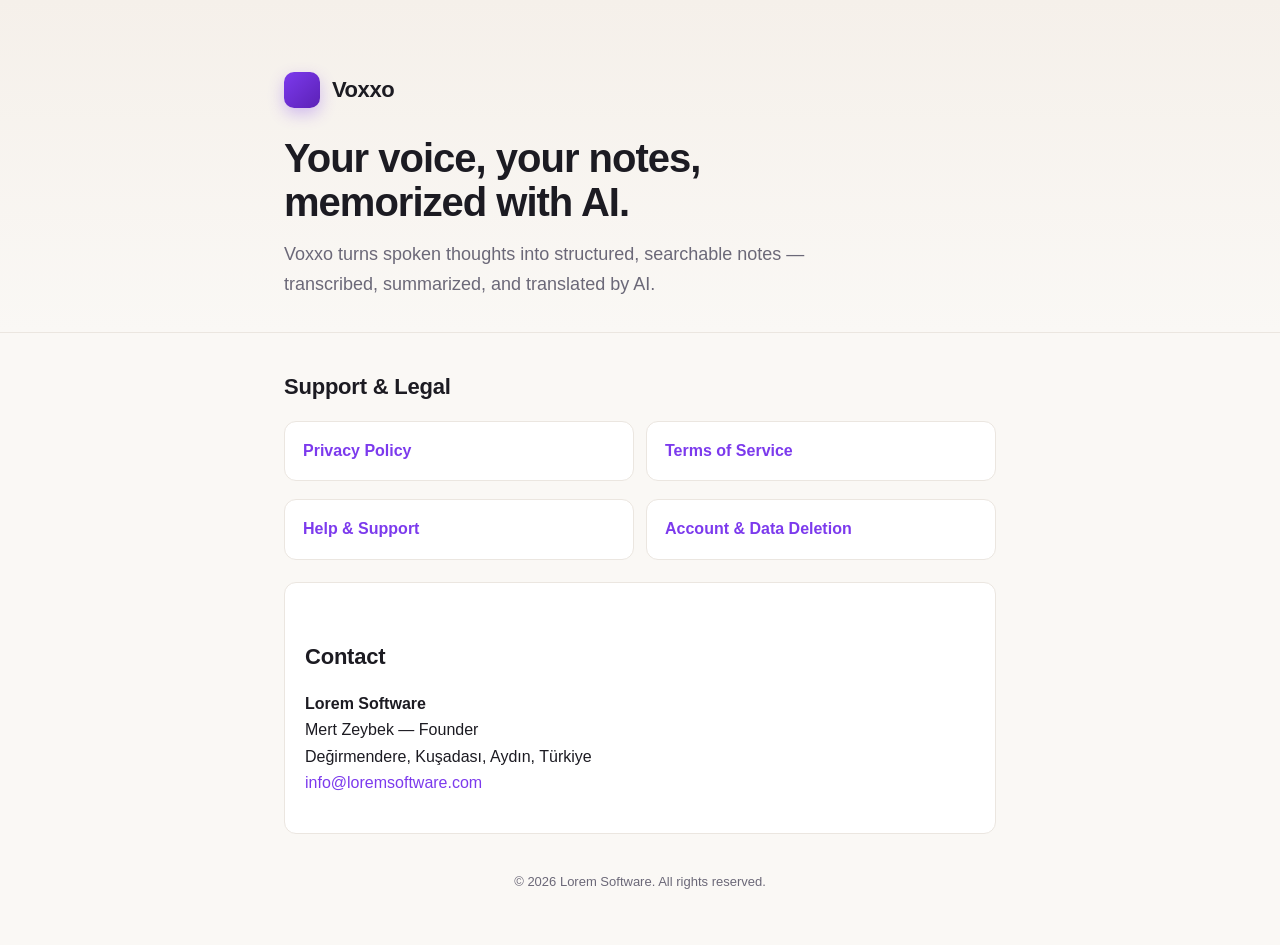
<file: index.html>
<!DOCTYPE html>
<html lang="en">
<head>
  <meta charset="UTF-8" />
  <meta name="viewport" content="width=device-width, initial-scale=1.0" />
  <title>Voxxo — AI Voice Notes</title>
  <meta name="description" content="Voxxo turns your voice into organized, AI-powered notes. Record, transcribe, summarize, and translate in seconds." />
  <link rel="stylesheet" href="style.css" />
</head>
<body>
  <header class="hero">
    <div class="container">
      <div class="brand">
        <div class="brand-mark"></div>
        <span class="brand-name">Voxxo</span>
      </div>
      <h1>Your voice, your notes,<br/>memorized with AI.</h1>
      <p class="lede">Voxxo turns spoken thoughts into structured, searchable notes — transcribed, summarized, and translated by AI.</p>
    </div>
  </header>

  <main class="container">
    <section class="links">
      <h2>Support &amp; Legal</h2>
      <ul class="link-grid">
        <li><a href="privacy.html">Privacy Policy</a></li>
        <li><a href="terms.html">Terms of Service</a></li>
        <li><a href="support.html">Help &amp; Support</a></li>
        <li><a href="account-deletion.html">Account &amp; Data Deletion</a></li>
      </ul>
    </section>

    <section class="contact">
      <h2>Contact</h2>
      <p>
        <strong>Lorem Software</strong><br/>
        Mert Zeybek — Founder<br/>
        Değirmendere, Kuşadası, Aydın, Türkiye<br/>
        <a href="mailto:info@loremsoftware.com">info@loremsoftware.com</a>
      </p>
    </section>
  </main>

  <footer>
    <div class="container">
      <p>© <span id="year"></span> Lorem Software. All rights reserved.</p>
    </div>
  </footer>

  <script>document.getElementById('year').textContent = new Date().getFullYear();</script>
</body>
</html>
</file>
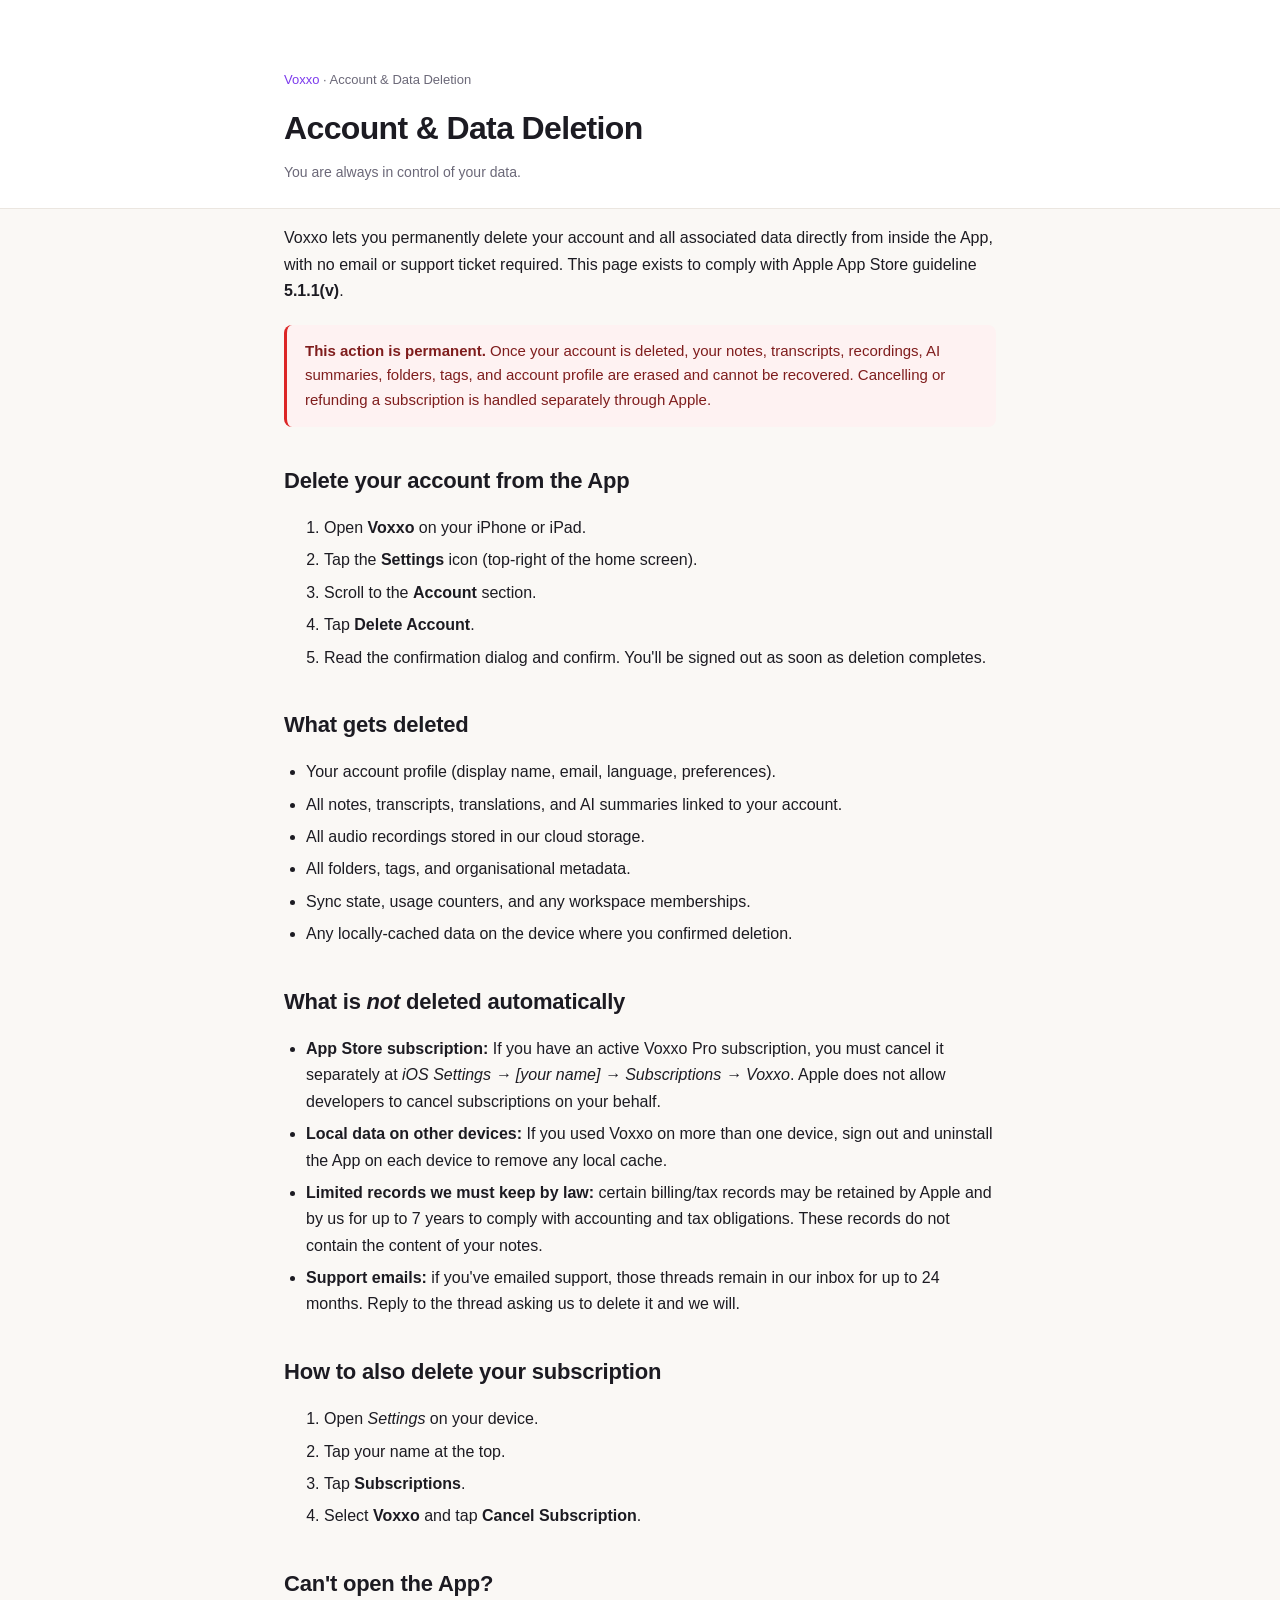
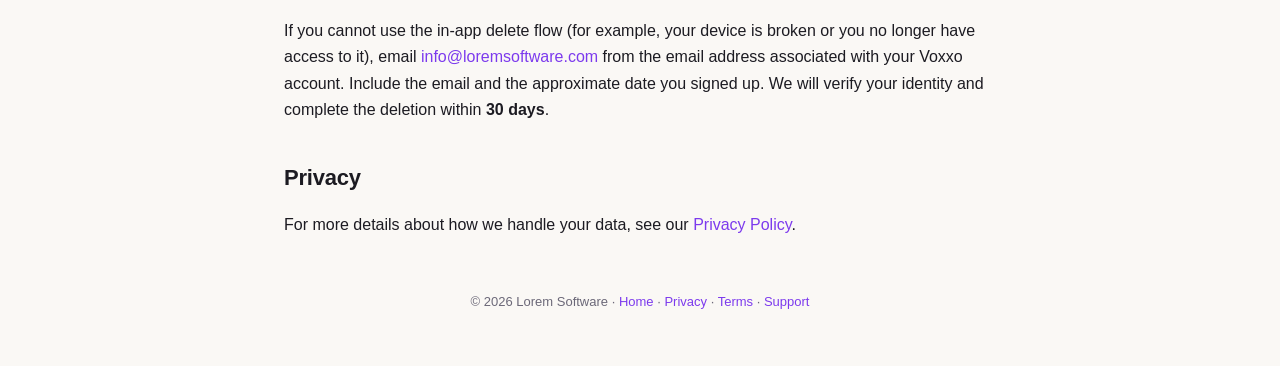
<file: account-deletion.html>
<!DOCTYPE html>
<html lang="en">
<head>
  <meta charset="UTF-8" />
  <meta name="viewport" content="width=device-width, initial-scale=1.0" />
  <title>Account &amp; Data Deletion — Voxxo</title>
  <meta name="description" content="How to delete your Voxxo account and all associated data." />
  <link rel="stylesheet" href="style.css" />
</head>
<body>
  <div class="page-header">
    <div class="container">
      <p class="crumbs"><a href="index.html">Voxxo</a> · Account &amp; Data Deletion</p>
      <h1>Account &amp; Data Deletion</h1>
      <p class="updated">You are always in control of your data.</p>
    </div>
  </div>

  <main class="container">
    <p>
      Voxxo lets you permanently delete your account and all associated data directly from inside the App,
      with no email or support ticket required. This page exists to comply with Apple App Store guideline
      <strong>5.1.1(v)</strong>.
    </p>

    <div class="callout callout-warn">
      <strong>This action is permanent.</strong> Once your account is deleted, your notes, transcripts,
      recordings, AI summaries, folders, tags, and account profile are erased and cannot be recovered.
      Cancelling or refunding a subscription is handled separately through Apple.
    </div>

    <h2>Delete your account from the App</h2>
    <ol>
      <li>Open <strong>Voxxo</strong> on your iPhone or iPad.</li>
      <li>Tap the <strong>Settings</strong> icon (top-right of the home screen).</li>
      <li>Scroll to the <strong>Account</strong> section.</li>
      <li>Tap <strong>Delete Account</strong>.</li>
      <li>Read the confirmation dialog and confirm. You'll be signed out as soon as deletion completes.</li>
    </ol>

    <h2>What gets deleted</h2>
    <ul>
      <li>Your account profile (display name, email, language, preferences).</li>
      <li>All notes, transcripts, translations, and AI summaries linked to your account.</li>
      <li>All audio recordings stored in our cloud storage.</li>
      <li>All folders, tags, and organisational metadata.</li>
      <li>Sync state, usage counters, and any workspace memberships.</li>
      <li>Any locally-cached data on the device where you confirmed deletion.</li>
    </ul>

    <h2>What is <em>not</em> deleted automatically</h2>
    <ul>
      <li><strong>App Store subscription:</strong> If you have an active Voxxo Pro subscription, you must cancel it separately at <em>iOS Settings → [your name] → Subscriptions → Voxxo</em>. Apple does not allow developers to cancel subscriptions on your behalf.</li>
      <li><strong>Local data on other devices:</strong> If you used Voxxo on more than one device, sign out and uninstall the App on each device to remove any local cache.</li>
      <li><strong>Limited records we must keep by law:</strong> certain billing/tax records may be retained by Apple and by us for up to 7 years to comply with accounting and tax obligations. These records do not contain the content of your notes.</li>
      <li><strong>Support emails:</strong> if you've emailed support, those threads remain in our inbox for up to 24 months. Reply to the thread asking us to delete it and we will.</li>
    </ul>

    <h2>How to also delete your subscription</h2>
    <ol>
      <li>Open <em>Settings</em> on your device.</li>
      <li>Tap your name at the top.</li>
      <li>Tap <strong>Subscriptions</strong>.</li>
      <li>Select <strong>Voxxo</strong> and tap <strong>Cancel Subscription</strong>.</li>
    </ol>

    <h2>Can't open the App?</h2>
    <p>
      If you cannot use the in-app delete flow (for example, your device is broken or you no longer have access to it),
      email <a href="mailto:info@loremsoftware.com?subject=Account%20deletion%20request">info@loremsoftware.com</a>
      from the email address associated with your Voxxo account. Include the email and the approximate date you signed up.
      We will verify your identity and complete the deletion within <strong>30 days</strong>.
    </p>

    <h2>Privacy</h2>
    <p>For more details about how we handle your data, see our <a href="privacy.html">Privacy Policy</a>.</p>
  </main>

  <footer>
    <div class="container">
      <p>© <span id="year"></span> Lorem Software · <a href="index.html">Home</a> · <a href="privacy.html">Privacy</a> · <a href="terms.html">Terms</a> · <a href="support.html">Support</a></p>
    </div>
  </footer>
  <script>document.getElementById('year').textContent = new Date().getFullYear();</script>
</body>
</html>
</file>
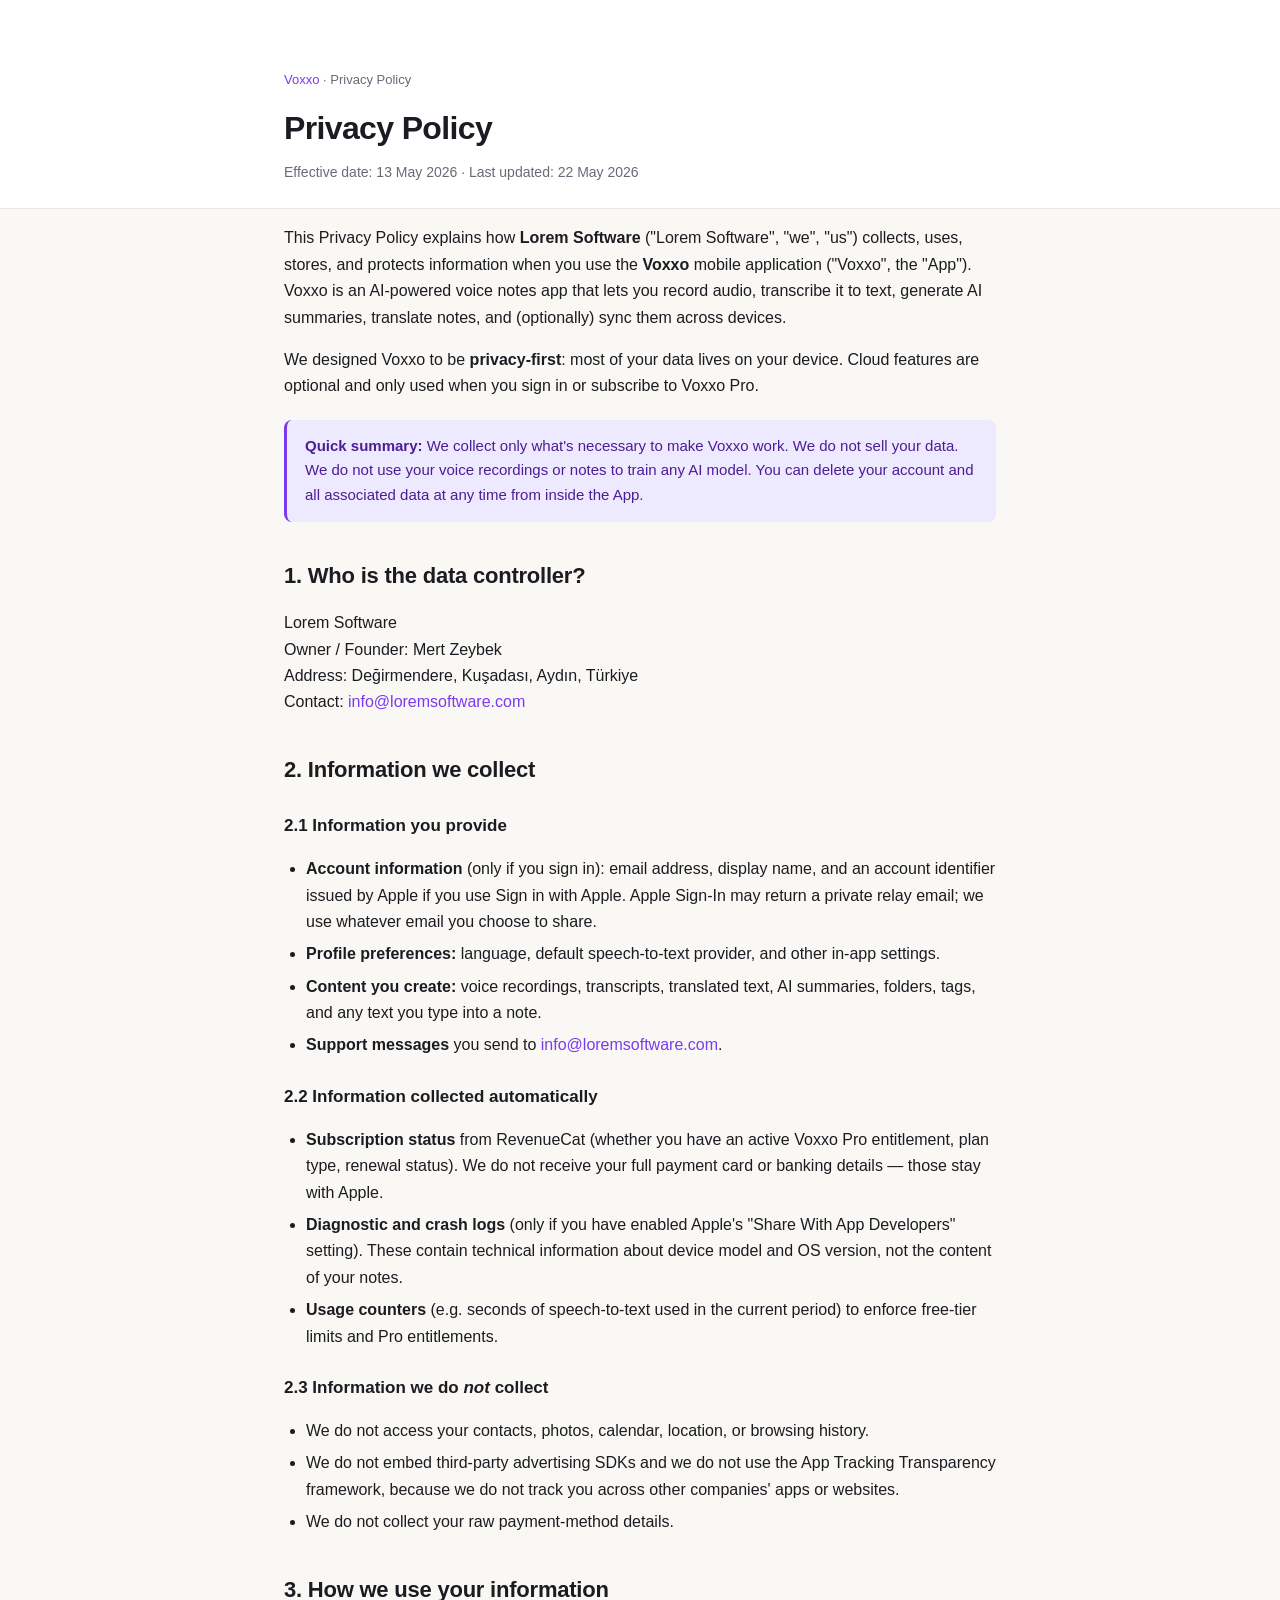
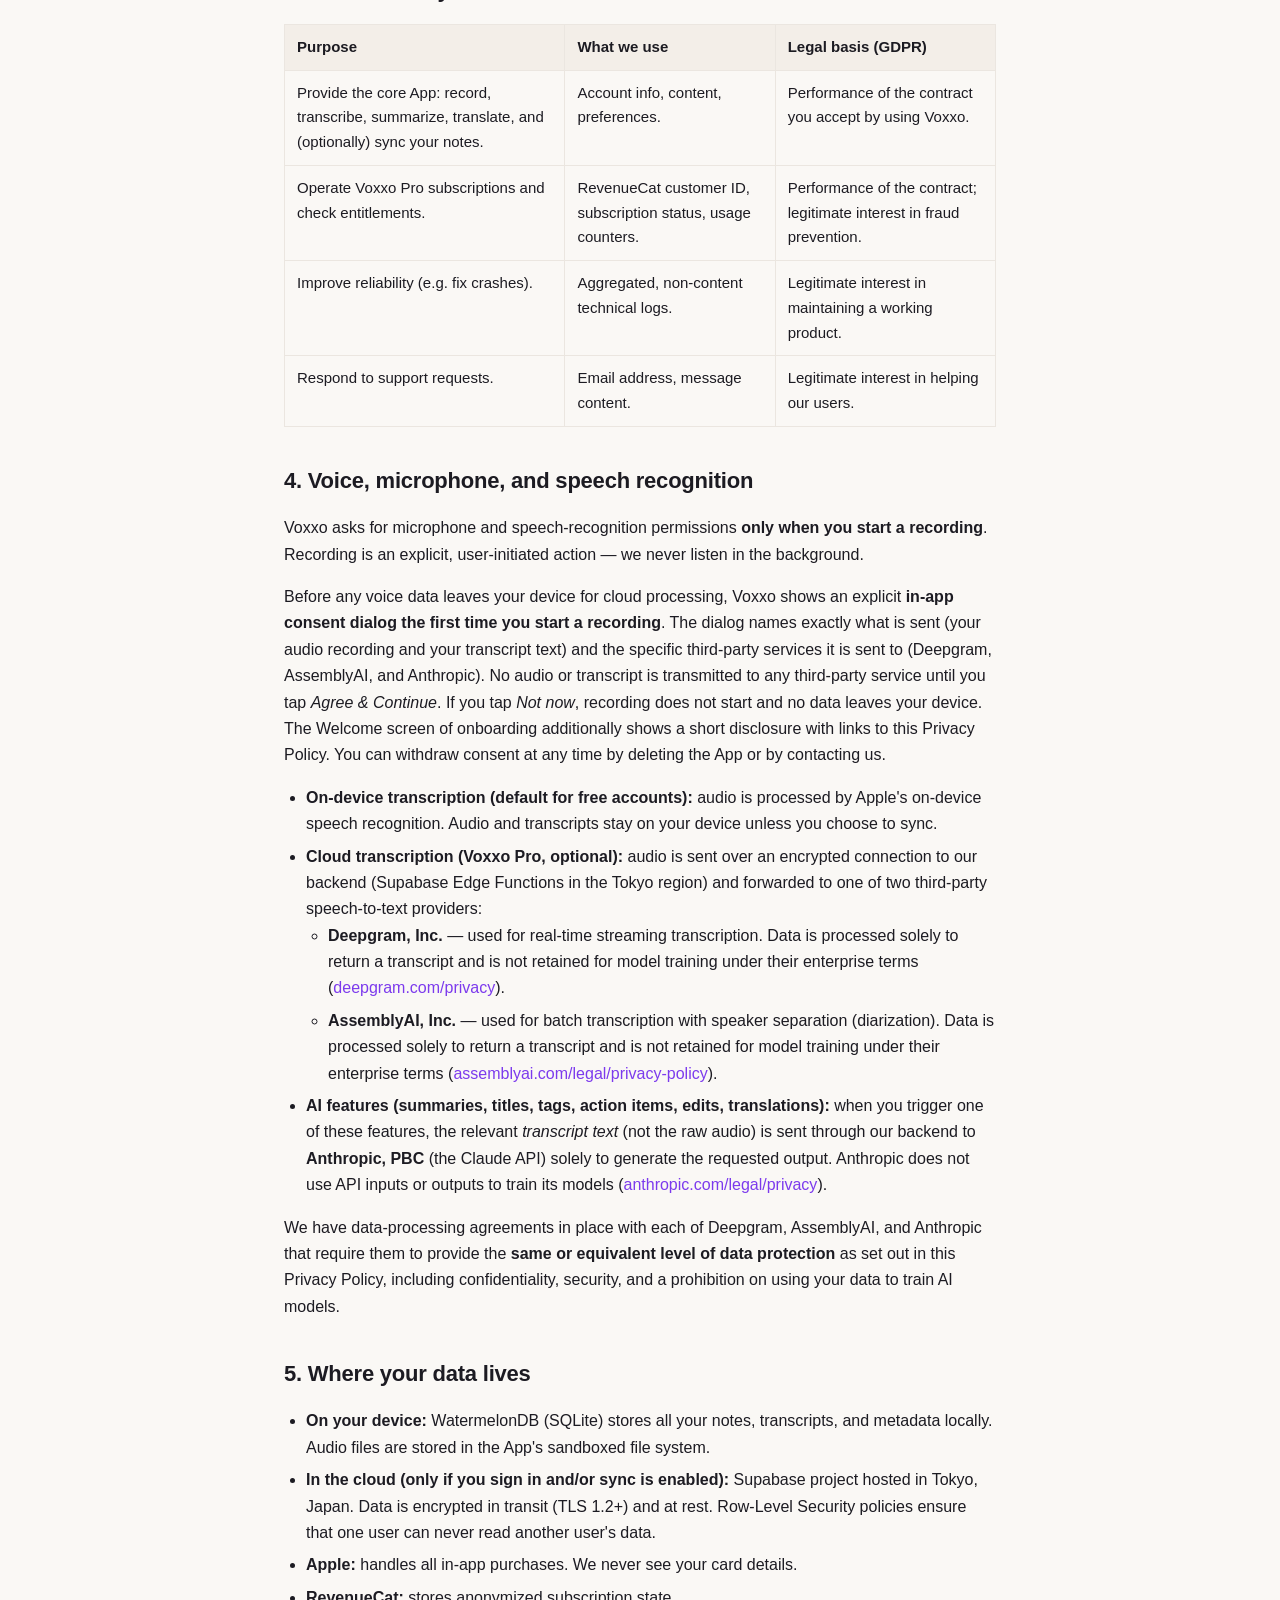
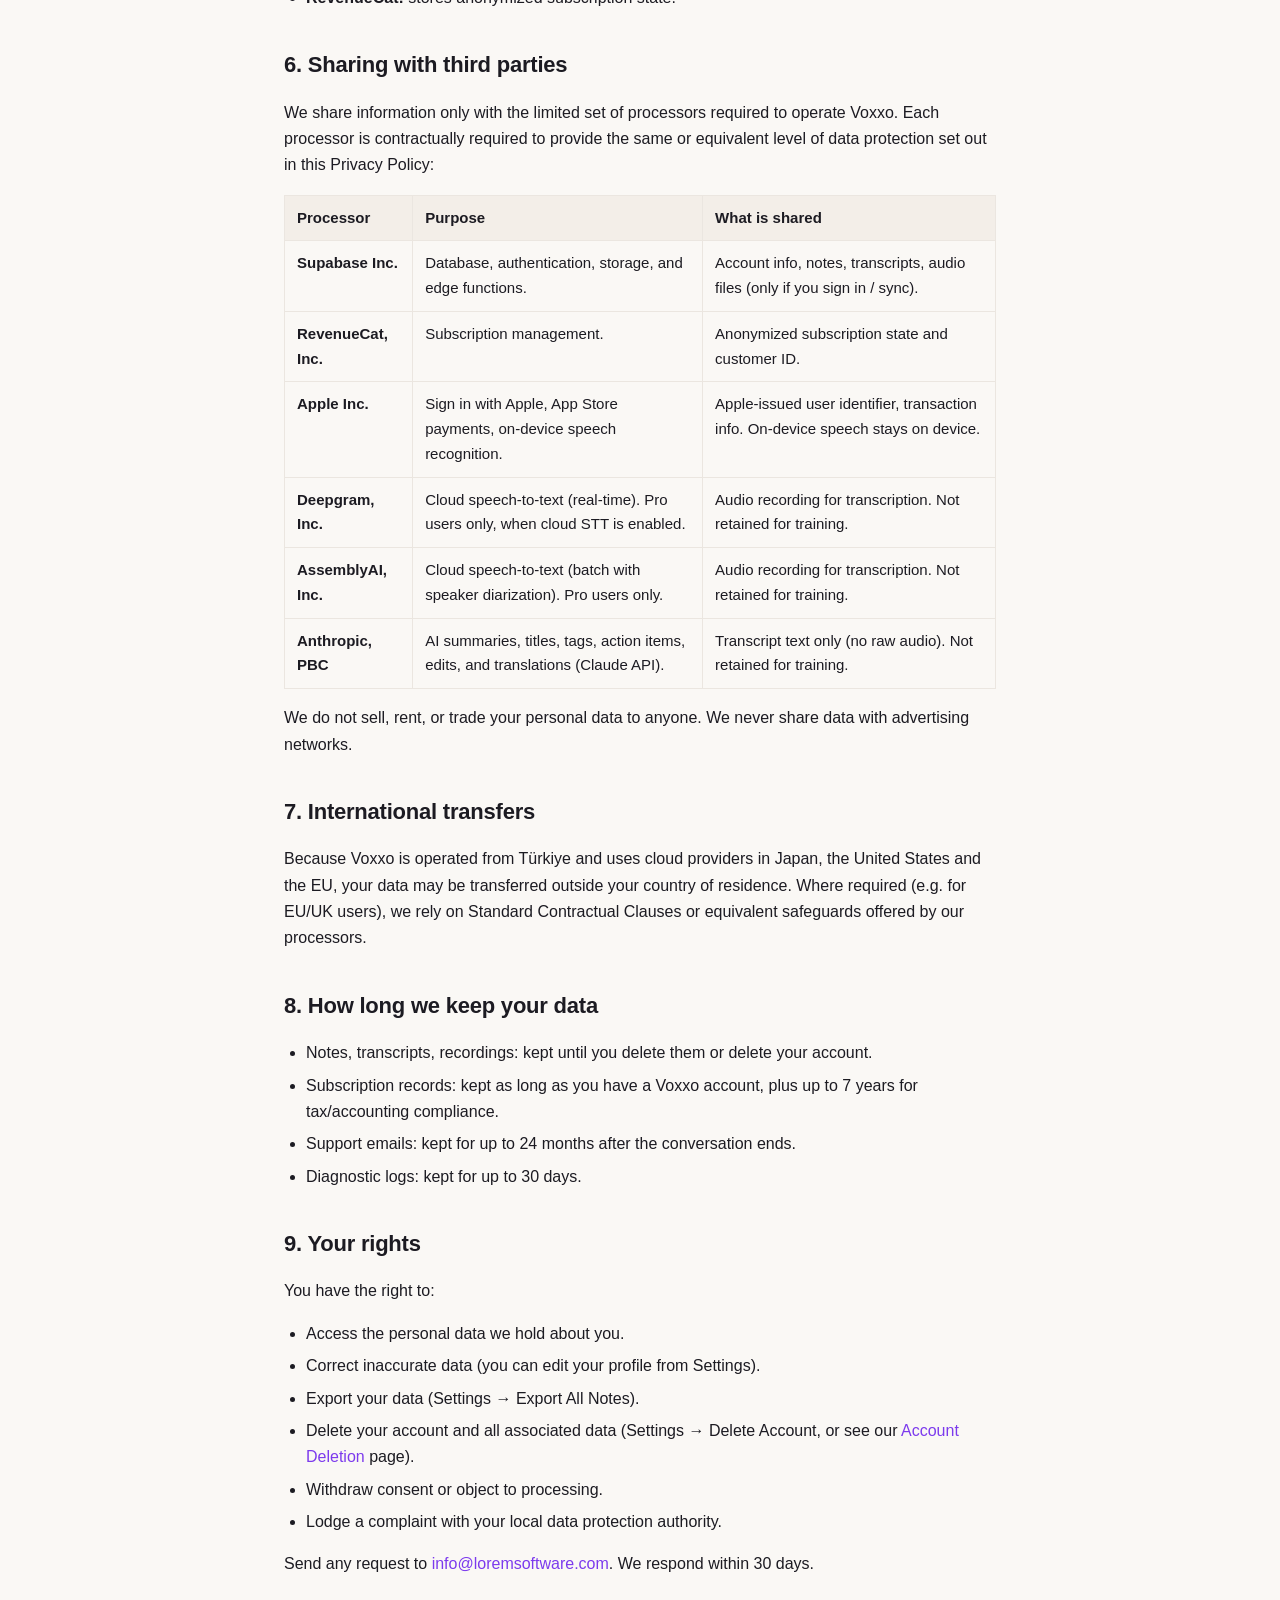
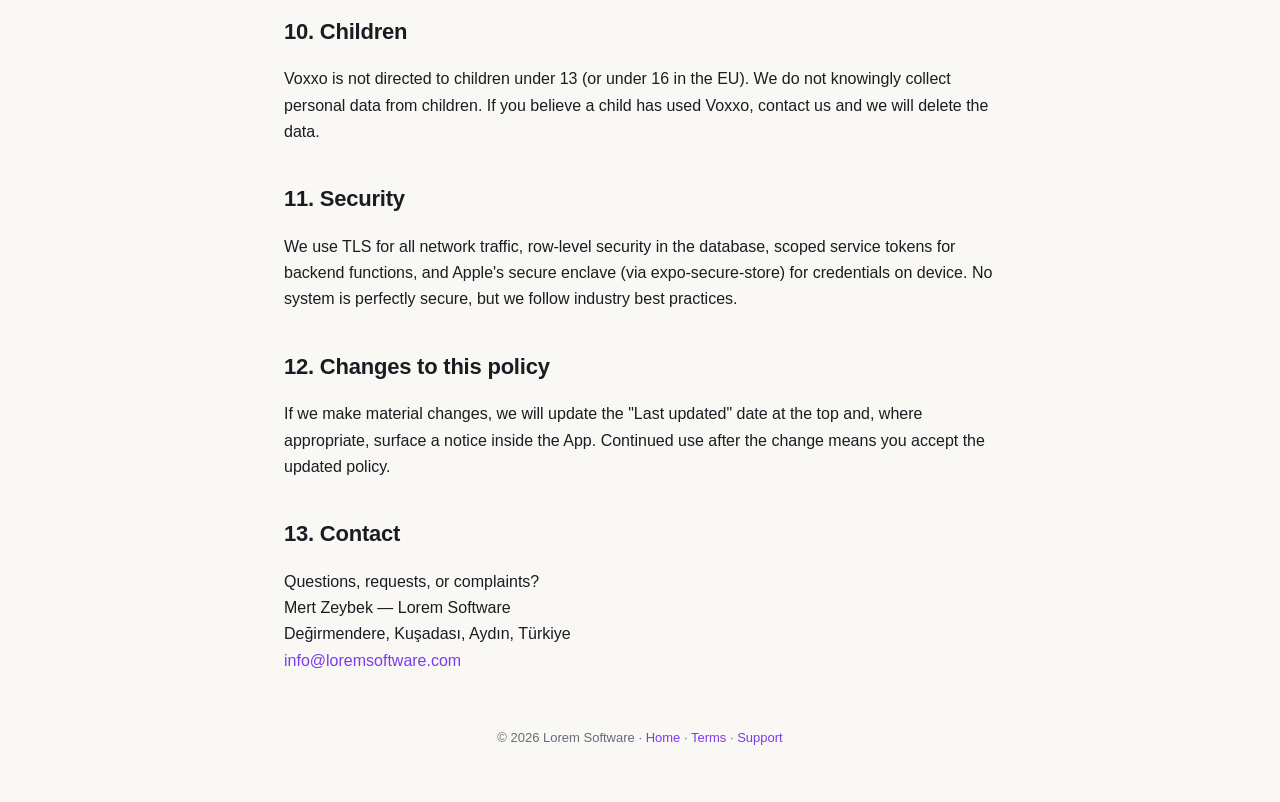
<file: privacy.html>
<!DOCTYPE html>
<html lang="en">
<head>
  <meta charset="UTF-8" />
  <meta name="viewport" content="width=device-width, initial-scale=1.0" />
  <title>Privacy Policy — Voxxo</title>
  <meta name="description" content="How Voxxo collects, uses, stores, and deletes your data." />
  <link rel="stylesheet" href="style.css" />
</head>
<body>
  <div class="page-header">
    <div class="container">
      <p class="crumbs"><a href="index.html">Voxxo</a> · Privacy Policy</p>
      <h1>Privacy Policy</h1>
      <p class="updated">Effective date: 13 May 2026 · Last updated: 22 May 2026</p>
    </div>
  </div>

  <main class="container">
    <p>
      This Privacy Policy explains how <strong>Lorem Software</strong> ("Lorem Software", "we", "us") collects, uses,
      stores, and protects information when you use the <strong>Voxxo</strong> mobile application ("Voxxo", the "App").
      Voxxo is an AI-powered voice notes app that lets you record audio, transcribe it to text, generate
      AI summaries, translate notes, and (optionally) sync them across devices.
    </p>
    <p>
      We designed Voxxo to be <strong>privacy-first</strong>: most of your data lives on your device. Cloud features
      are optional and only used when you sign in or subscribe to Voxxo Pro.
    </p>

    <div class="callout">
      <strong>Quick summary:</strong> We collect only what's necessary to make Voxxo work. We do not sell your data.
      We do not use your voice recordings or notes to train any AI model. You can delete your account
      and all associated data at any time from inside the App.
    </div>

    <h2>1. Who is the data controller?</h2>
    <p>
      Lorem Software<br/>
      Owner / Founder: Mert Zeybek<br/>
      Address: Değirmendere, Kuşadası, Aydın, Türkiye<br/>
      Contact: <a href="mailto:info@loremsoftware.com">info@loremsoftware.com</a>
    </p>

    <h2>2. Information we collect</h2>

    <h3>2.1 Information you provide</h3>
    <ul>
      <li><strong>Account information</strong> (only if you sign in): email address, display name, and an account identifier issued by Apple if you use Sign in with Apple. Apple Sign-In may return a private relay email; we use whatever email you choose to share.</li>
      <li><strong>Profile preferences:</strong> language, default speech-to-text provider, and other in-app settings.</li>
      <li><strong>Content you create:</strong> voice recordings, transcripts, translated text, AI summaries, folders, tags, and any text you type into a note.</li>
      <li><strong>Support messages</strong> you send to <a href="mailto:info@loremsoftware.com">info@loremsoftware.com</a>.</li>
    </ul>

    <h3>2.2 Information collected automatically</h3>
    <ul>
      <li><strong>Subscription status</strong> from RevenueCat (whether you have an active Voxxo Pro entitlement, plan type, renewal status). We do not receive your full payment card or banking details — those stay with Apple.</li>
      <li><strong>Diagnostic and crash logs</strong> (only if you have enabled Apple's "Share With App Developers" setting). These contain technical information about device model and OS version, not the content of your notes.</li>
      <li><strong>Usage counters</strong> (e.g. seconds of speech-to-text used in the current period) to enforce free-tier limits and Pro entitlements.</li>
    </ul>

    <h3>2.3 Information we do <em>not</em> collect</h3>
    <ul>
      <li>We do not access your contacts, photos, calendar, location, or browsing history.</li>
      <li>We do not embed third-party advertising SDKs and we do not use the App Tracking Transparency framework, because we do not track you across other companies' apps or websites.</li>
      <li>We do not collect your raw payment-method details.</li>
    </ul>

    <h2>3. How we use your information</h2>
    <table>
      <tr><th>Purpose</th><th>What we use</th><th>Legal basis (GDPR)</th></tr>
      <tr>
        <td>Provide the core App: record, transcribe, summarize, translate, and (optionally) sync your notes.</td>
        <td>Account info, content, preferences.</td>
        <td>Performance of the contract you accept by using Voxxo.</td>
      </tr>
      <tr>
        <td>Operate Voxxo Pro subscriptions and check entitlements.</td>
        <td>RevenueCat customer ID, subscription status, usage counters.</td>
        <td>Performance of the contract; legitimate interest in fraud prevention.</td>
      </tr>
      <tr>
        <td>Improve reliability (e.g. fix crashes).</td>
        <td>Aggregated, non-content technical logs.</td>
        <td>Legitimate interest in maintaining a working product.</td>
      </tr>
      <tr>
        <td>Respond to support requests.</td>
        <td>Email address, message content.</td>
        <td>Legitimate interest in helping our users.</td>
      </tr>
    </table>

    <h2>4. Voice, microphone, and speech recognition</h2>
    <p>
      Voxxo asks for microphone and speech-recognition permissions <strong>only when you start a recording</strong>.
      Recording is an explicit, user-initiated action — we never listen in the background.
    </p>
    <p>
      Before any voice data leaves your device for cloud processing, Voxxo shows an explicit
      <strong>in-app consent dialog the first time you start a recording</strong>. The dialog names exactly
      what is sent (your audio recording and your transcript text) and the specific third-party services it
      is sent to (Deepgram, AssemblyAI, and Anthropic). No audio or transcript is transmitted to any
      third-party service until you tap <em>Agree &amp; Continue</em>. If you tap <em>Not now</em>, recording
      does not start and no data leaves your device. The Welcome screen of onboarding additionally shows a
      short disclosure with links to this Privacy Policy. You can withdraw consent at any time by deleting
      the App or by contacting us.
    </p>
    <ul>
      <li><strong>On-device transcription (default for free accounts):</strong> audio is processed by Apple's on-device speech recognition. Audio and transcripts stay on your device unless you choose to sync.</li>
      <li><strong>Cloud transcription (Voxxo Pro, optional):</strong> audio is sent over an encrypted connection to our backend (Supabase Edge Functions in the Tokyo region) and forwarded to one of two third-party speech-to-text providers:
        <ul>
          <li><strong>Deepgram, Inc.</strong> — used for real-time streaming transcription. Data is processed solely to return a transcript and is not retained for model training under their enterprise terms (<a href="https://deepgram.com/privacy" target="_blank" rel="noopener">deepgram.com/privacy</a>).</li>
          <li><strong>AssemblyAI, Inc.</strong> — used for batch transcription with speaker separation (diarization). Data is processed solely to return a transcript and is not retained for model training under their enterprise terms (<a href="https://www.assemblyai.com/legal/privacy-policy" target="_blank" rel="noopener">assemblyai.com/legal/privacy-policy</a>).</li>
        </ul>
      </li>
      <li><strong>AI features (summaries, titles, tags, action items, edits, translations):</strong> when you trigger one of these features, the relevant <em>transcript text</em> (not the raw audio) is sent through our backend to <strong>Anthropic, PBC</strong> (the Claude API) solely to generate the requested output. Anthropic does not use API inputs or outputs to train its models (<a href="https://www.anthropic.com/legal/privacy" target="_blank" rel="noopener">anthropic.com/legal/privacy</a>).</li>
    </ul>
    <p>
      We have data-processing agreements in place with each of Deepgram, AssemblyAI, and Anthropic that
      require them to provide the <strong>same or equivalent level of data protection</strong> as set out in this Privacy
      Policy, including confidentiality, security, and a prohibition on using your data to train AI models.
    </p>

    <h2>5. Where your data lives</h2>
    <ul>
      <li><strong>On your device:</strong> WatermelonDB (SQLite) stores all your notes, transcripts, and metadata locally. Audio files are stored in the App's sandboxed file system.</li>
      <li><strong>In the cloud (only if you sign in and/or sync is enabled):</strong> Supabase project hosted in Tokyo, Japan. Data is encrypted in transit (TLS 1.2+) and at rest. Row-Level Security policies ensure that one user can never read another user's data.</li>
      <li><strong>Apple:</strong> handles all in-app purchases. We never see your card details.</li>
      <li><strong>RevenueCat:</strong> stores anonymized subscription state.</li>
    </ul>

    <h2>6. Sharing with third parties</h2>
    <p>We share information only with the limited set of processors required to operate Voxxo. Each processor is contractually required to provide the same or equivalent level of data protection set out in this Privacy Policy:</p>
    <table>
      <tr><th>Processor</th><th>Purpose</th><th>What is shared</th></tr>
      <tr>
        <td><strong>Supabase Inc.</strong></td>
        <td>Database, authentication, storage, and edge functions.</td>
        <td>Account info, notes, transcripts, audio files (only if you sign in / sync).</td>
      </tr>
      <tr>
        <td><strong>RevenueCat, Inc.</strong></td>
        <td>Subscription management.</td>
        <td>Anonymized subscription state and customer ID.</td>
      </tr>
      <tr>
        <td><strong>Apple Inc.</strong></td>
        <td>Sign in with Apple, App Store payments, on-device speech recognition.</td>
        <td>Apple-issued user identifier, transaction info. On-device speech stays on device.</td>
      </tr>
      <tr>
        <td><strong>Deepgram, Inc.</strong></td>
        <td>Cloud speech-to-text (real-time). Pro users only, when cloud STT is enabled.</td>
        <td>Audio recording for transcription. Not retained for training.</td>
      </tr>
      <tr>
        <td><strong>AssemblyAI, Inc.</strong></td>
        <td>Cloud speech-to-text (batch with speaker diarization). Pro users only.</td>
        <td>Audio recording for transcription. Not retained for training.</td>
      </tr>
      <tr>
        <td><strong>Anthropic, PBC</strong></td>
        <td>AI summaries, titles, tags, action items, edits, and translations (Claude API).</td>
        <td>Transcript text only (no raw audio). Not retained for training.</td>
      </tr>
    </table>
    <p>We do not sell, rent, or trade your personal data to anyone. We never share data with advertising networks.</p>

    <h2>7. International transfers</h2>
    <p>
      Because Voxxo is operated from Türkiye and uses cloud providers in Japan, the United States and the EU, your
      data may be transferred outside your country of residence. Where required (e.g. for EU/UK users), we rely on
      Standard Contractual Clauses or equivalent safeguards offered by our processors.
    </p>

    <h2>8. How long we keep your data</h2>
    <ul>
      <li>Notes, transcripts, recordings: kept until you delete them or delete your account.</li>
      <li>Subscription records: kept as long as you have a Voxxo account, plus up to 7 years for tax/accounting compliance.</li>
      <li>Support emails: kept for up to 24 months after the conversation ends.</li>
      <li>Diagnostic logs: kept for up to 30 days.</li>
    </ul>

    <h2>9. Your rights</h2>
    <p>You have the right to:</p>
    <ul>
      <li>Access the personal data we hold about you.</li>
      <li>Correct inaccurate data (you can edit your profile from Settings).</li>
      <li>Export your data (Settings → Export All Notes).</li>
      <li>Delete your account and all associated data (Settings → Delete Account, or see our <a href="account-deletion.html">Account Deletion</a> page).</li>
      <li>Withdraw consent or object to processing.</li>
      <li>Lodge a complaint with your local data protection authority.</li>
    </ul>
    <p>Send any request to <a href="mailto:info@loremsoftware.com">info@loremsoftware.com</a>. We respond within 30 days.</p>

    <h2>10. Children</h2>
    <p>
      Voxxo is not directed to children under 13 (or under 16 in the EU). We do not knowingly collect personal data
      from children. If you believe a child has used Voxxo, contact us and we will delete the data.
    </p>

    <h2>11. Security</h2>
    <p>
      We use TLS for all network traffic, row-level security in the database, scoped service tokens for
      backend functions, and Apple's secure enclave (via expo-secure-store) for credentials on device.
      No system is perfectly secure, but we follow industry best practices.
    </p>

    <h2>12. Changes to this policy</h2>
    <p>
      If we make material changes, we will update the "Last updated" date at the top and, where appropriate,
      surface a notice inside the App. Continued use after the change means you accept the updated policy.
    </p>

    <h2>13. Contact</h2>
    <p>
      Questions, requests, or complaints?<br/>
      Mert Zeybek — Lorem Software<br/>
      Değirmendere, Kuşadası, Aydın, Türkiye<br/>
      <a href="mailto:info@loremsoftware.com">info@loremsoftware.com</a>
    </p>
  </main>

  <footer>
    <div class="container">
      <p>© <span id="year"></span> Lorem Software · <a href="index.html">Home</a> · <a href="terms.html">Terms</a> · <a href="support.html">Support</a></p>
    </div>
  </footer>
  <script>document.getElementById('year').textContent = new Date().getFullYear();</script>
</body>
</html>
</file>
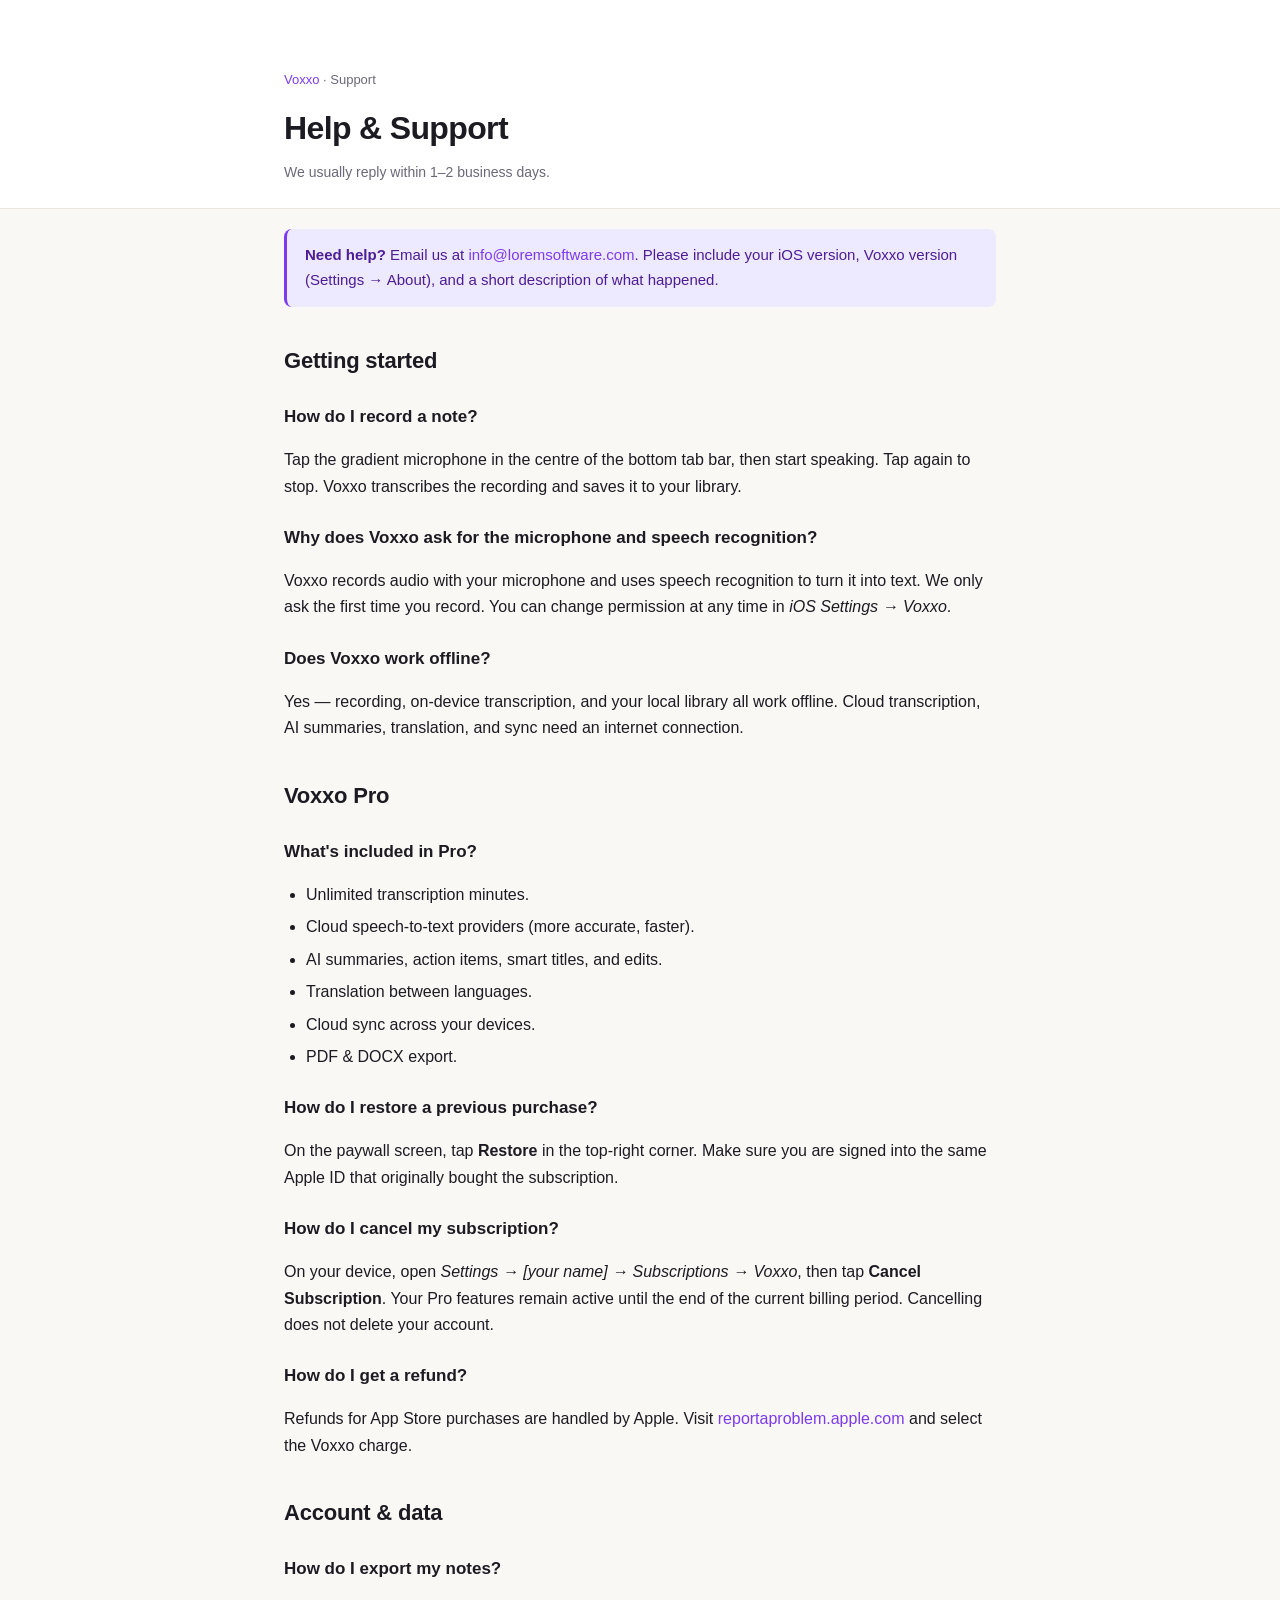
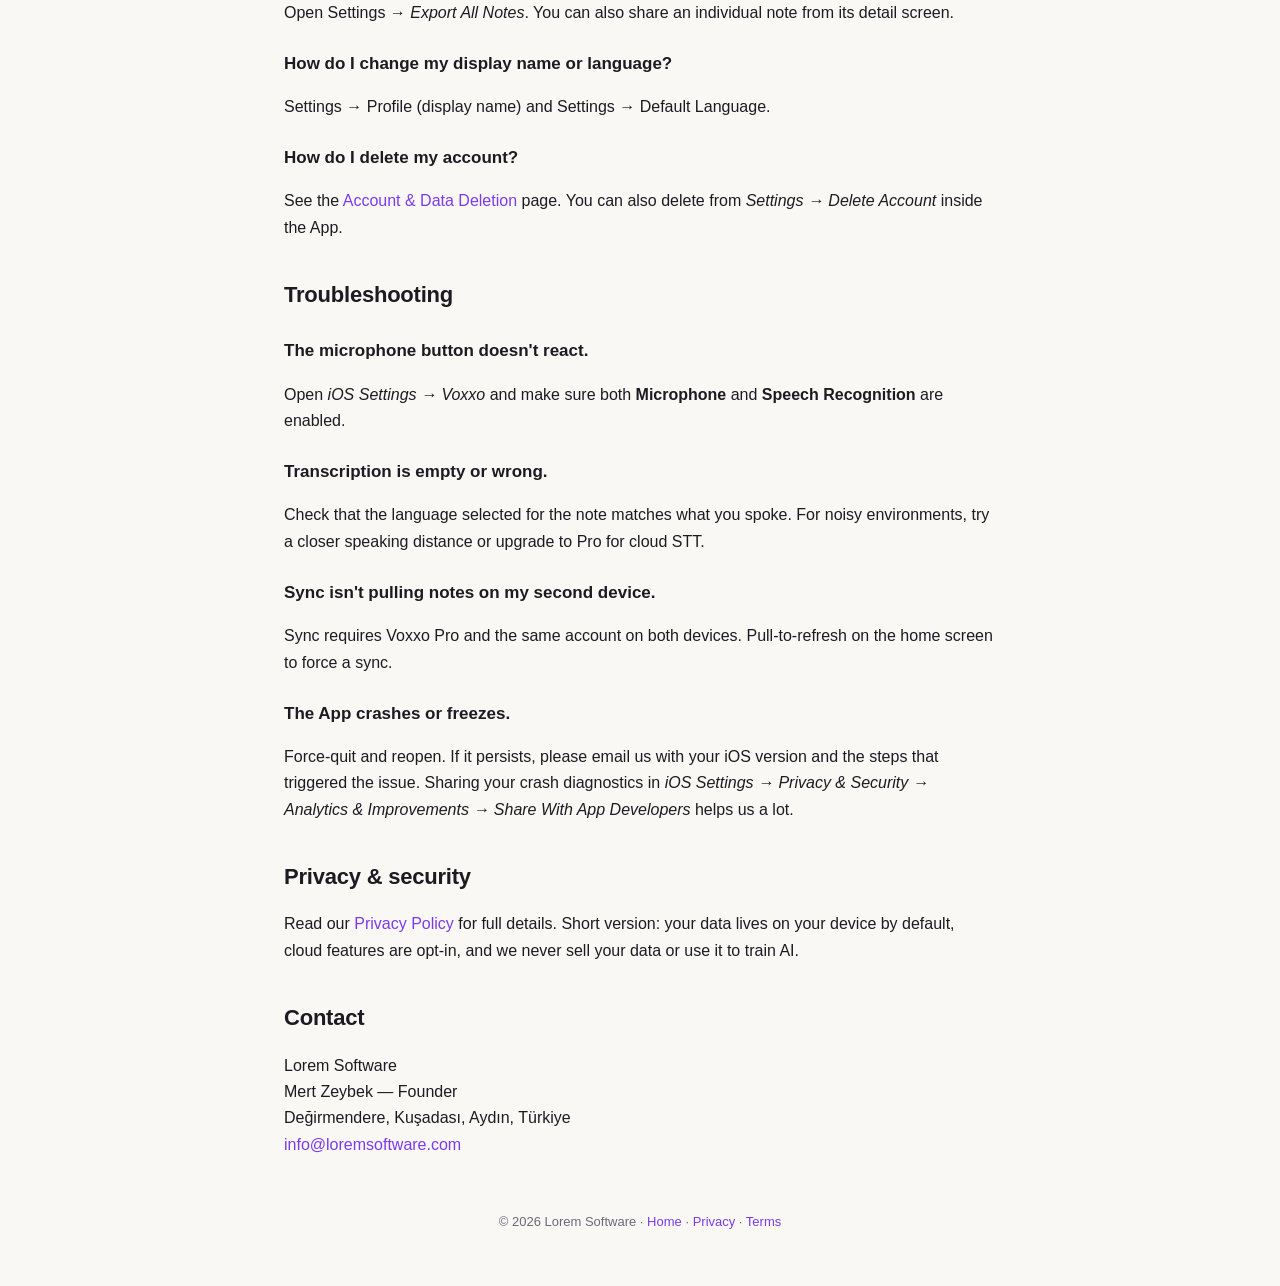
<file: support.html>
<!DOCTYPE html>
<html lang="en">
<head>
  <meta charset="UTF-8" />
  <meta name="viewport" content="width=device-width, initial-scale=1.0" />
  <title>Help &amp; Support — Voxxo</title>
  <meta name="description" content="Get help with Voxxo: FAQs, troubleshooting, and how to contact us." />
  <link rel="stylesheet" href="style.css" />
</head>
<body>
  <div class="page-header">
    <div class="container">
      <p class="crumbs"><a href="index.html">Voxxo</a> · Support</p>
      <h1>Help &amp; Support</h1>
      <p class="updated">We usually reply within 1–2 business days.</p>
    </div>
  </div>

  <main class="container">
    <div class="callout">
      <strong>Need help?</strong> Email us at
      <a href="mailto:info@loremsoftware.com?subject=Voxxo%20support">info@loremsoftware.com</a>.
      Please include your iOS version, Voxxo version (Settings → About), and a short description of what happened.
    </div>

    <h2>Getting started</h2>
    <h3>How do I record a note?</h3>
    <p>Tap the gradient microphone in the centre of the bottom tab bar, then start speaking. Tap again to stop. Voxxo transcribes the recording and saves it to your library.</p>

    <h3>Why does Voxxo ask for the microphone and speech recognition?</h3>
    <p>Voxxo records audio with your microphone and uses speech recognition to turn it into text. We only ask the first time you record. You can change permission at any time in <em>iOS Settings → Voxxo</em>.</p>

    <h3>Does Voxxo work offline?</h3>
    <p>Yes — recording, on-device transcription, and your local library all work offline. Cloud transcription, AI summaries, translation, and sync need an internet connection.</p>

    <h2>Voxxo Pro</h2>
    <h3>What's included in Pro?</h3>
    <ul>
      <li>Unlimited transcription minutes.</li>
      <li>Cloud speech-to-text providers (more accurate, faster).</li>
      <li>AI summaries, action items, smart titles, and edits.</li>
      <li>Translation between languages.</li>
      <li>Cloud sync across your devices.</li>
      <li>PDF &amp; DOCX export.</li>
    </ul>

    <h3>How do I restore a previous purchase?</h3>
    <p>On the paywall screen, tap <strong>Restore</strong> in the top-right corner. Make sure you are signed into the same Apple ID that originally bought the subscription.</p>

    <h3>How do I cancel my subscription?</h3>
    <p>On your device, open <em>Settings → [your name] → Subscriptions → Voxxo</em>, then tap <strong>Cancel Subscription</strong>. Your Pro features remain active until the end of the current billing period. Cancelling does not delete your account.</p>

    <h3>How do I get a refund?</h3>
    <p>Refunds for App Store purchases are handled by Apple. Visit <a href="https://reportaproblem.apple.com/">reportaproblem.apple.com</a> and select the Voxxo charge.</p>

    <h2>Account &amp; data</h2>
    <h3>How do I export my notes?</h3>
    <p>Open Settings → <em>Export All Notes</em>. You can also share an individual note from its detail screen.</p>

    <h3>How do I change my display name or language?</h3>
    <p>Settings → Profile (display name) and Settings → Default Language.</p>

    <h3>How do I delete my account?</h3>
    <p>See the <a href="account-deletion.html">Account &amp; Data Deletion</a> page. You can also delete from <em>Settings → Delete Account</em> inside the App.</p>

    <h2>Troubleshooting</h2>
    <h3>The microphone button doesn't react.</h3>
    <p>Open <em>iOS Settings → Voxxo</em> and make sure both <strong>Microphone</strong> and <strong>Speech Recognition</strong> are enabled.</p>

    <h3>Transcription is empty or wrong.</h3>
    <p>Check that the language selected for the note matches what you spoke. For noisy environments, try a closer speaking distance or upgrade to Pro for cloud STT.</p>

    <h3>Sync isn't pulling notes on my second device.</h3>
    <p>Sync requires Voxxo Pro and the same account on both devices. Pull-to-refresh on the home screen to force a sync.</p>

    <h3>The App crashes or freezes.</h3>
    <p>Force-quit and reopen. If it persists, please email us with your iOS version and the steps that triggered the issue. Sharing your crash diagnostics in <em>iOS Settings → Privacy &amp; Security → Analytics &amp; Improvements → Share With App Developers</em> helps us a lot.</p>

    <h2>Privacy &amp; security</h2>
    <p>Read our <a href="privacy.html">Privacy Policy</a> for full details. Short version: your data lives on your device by default, cloud features are opt-in, and we never sell your data or use it to train AI.</p>

    <h2>Contact</h2>
    <p>
      Lorem Software<br/>
      Mert Zeybek — Founder<br/>
      Değirmendere, Kuşadası, Aydın, Türkiye<br/>
      <a href="mailto:info@loremsoftware.com?subject=Voxxo%20support">info@loremsoftware.com</a>
    </p>
  </main>

  <footer>
    <div class="container">
      <p>© <span id="year"></span> Lorem Software · <a href="index.html">Home</a> · <a href="privacy.html">Privacy</a> · <a href="terms.html">Terms</a></p>
    </div>
  </footer>
  <script>document.getElementById('year').textContent = new Date().getFullYear();</script>
</body>
</html>
</file>
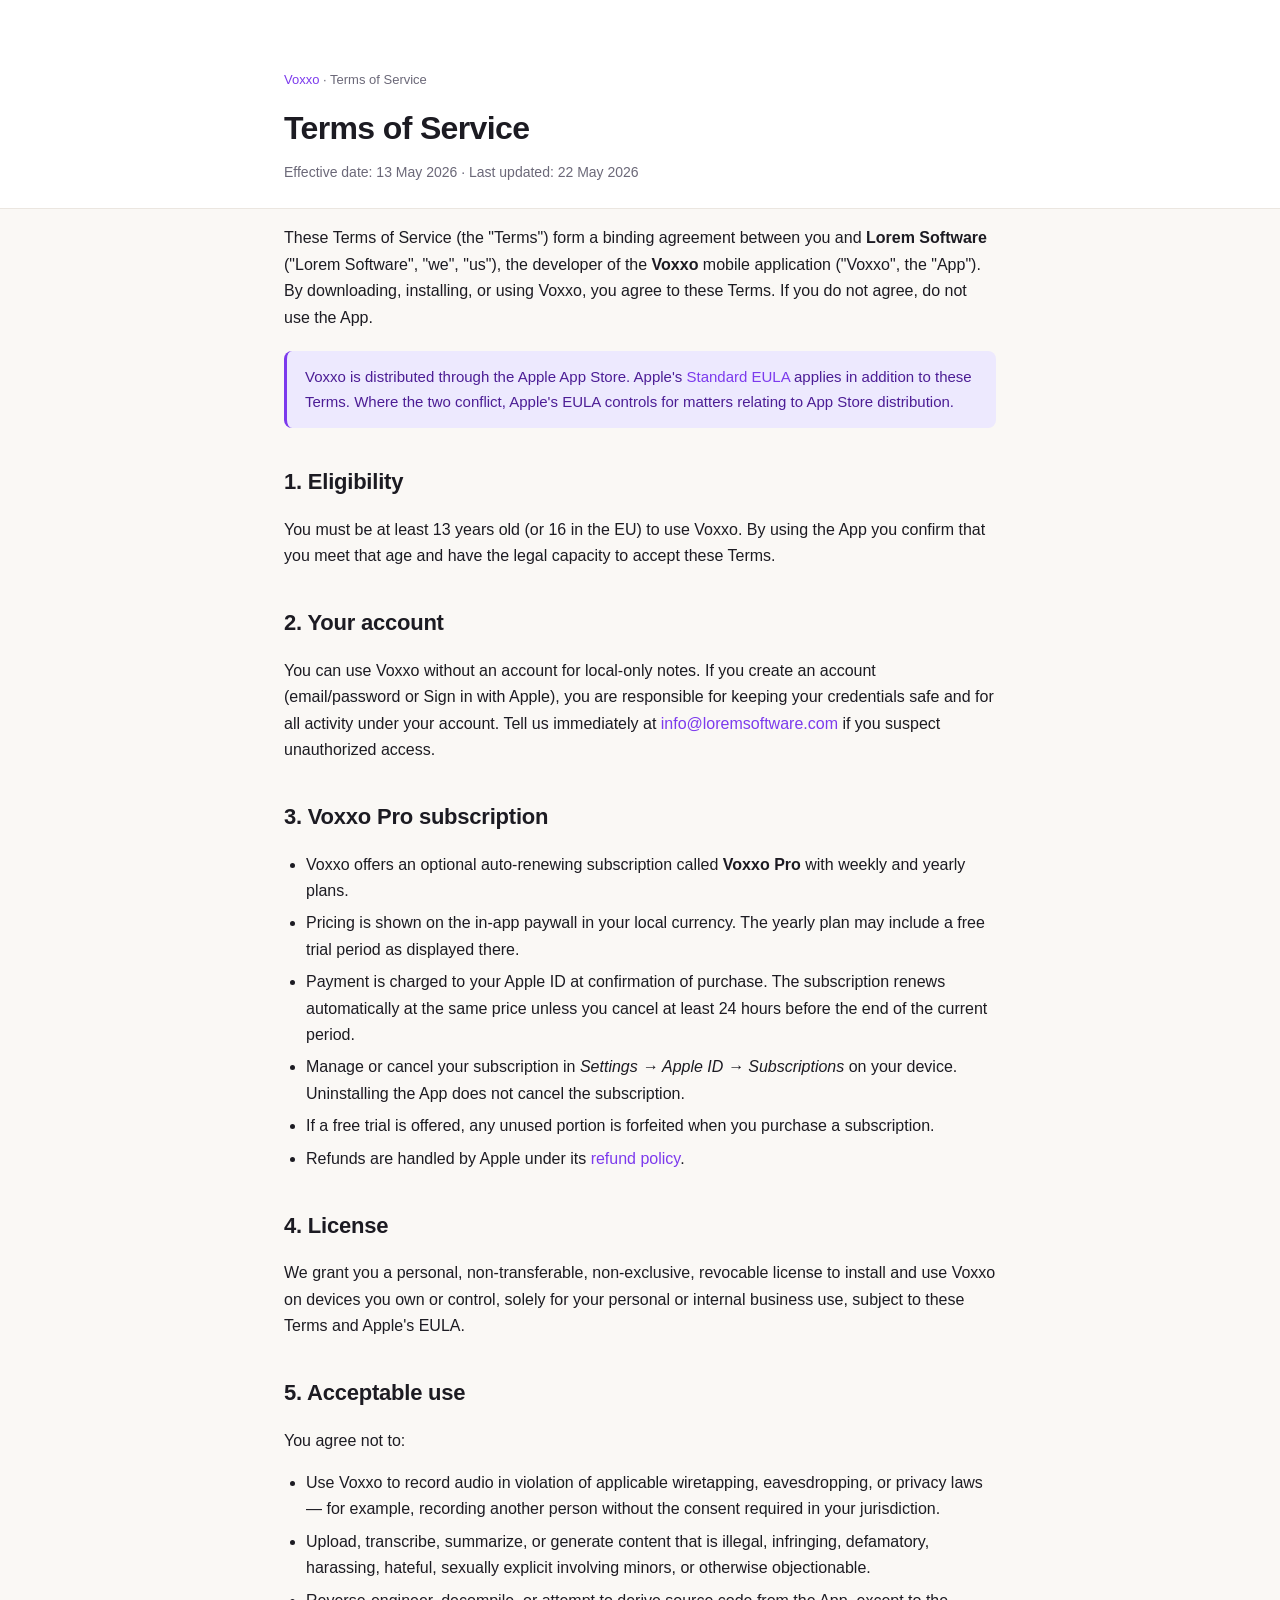
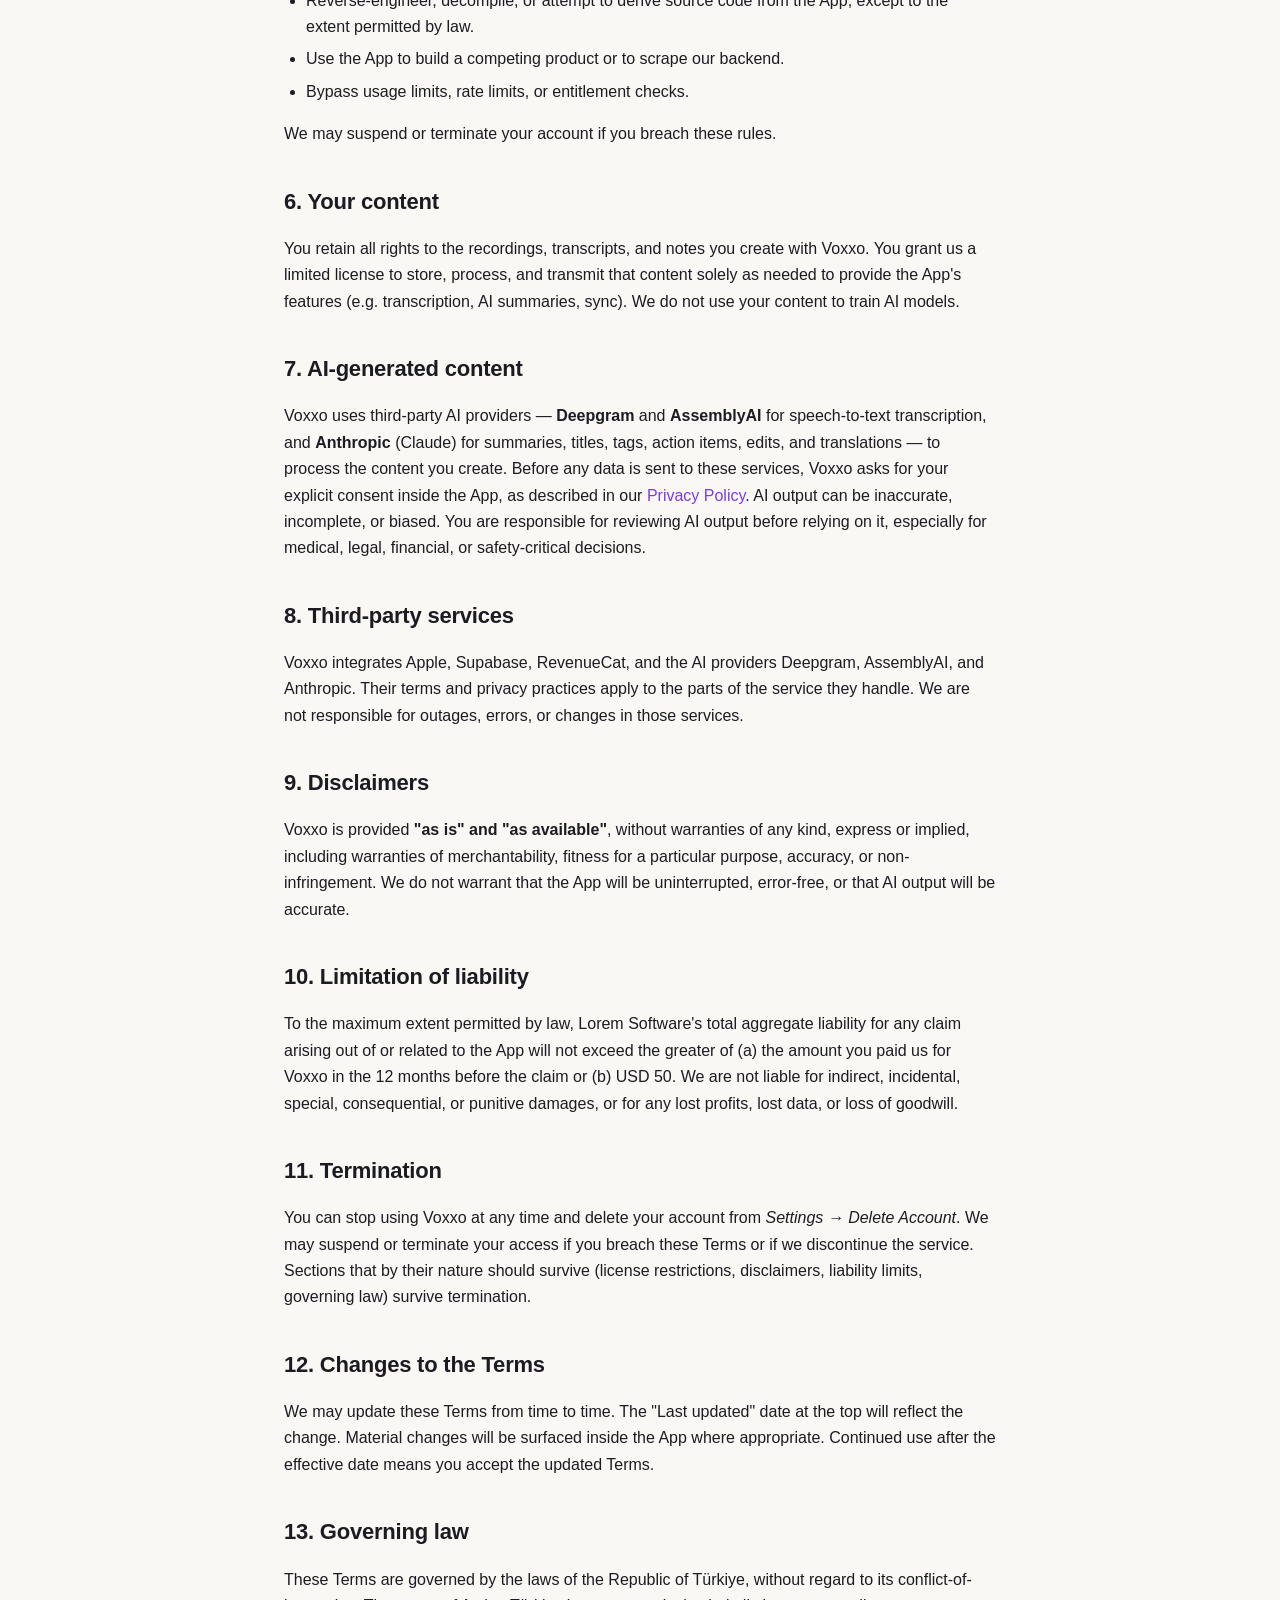
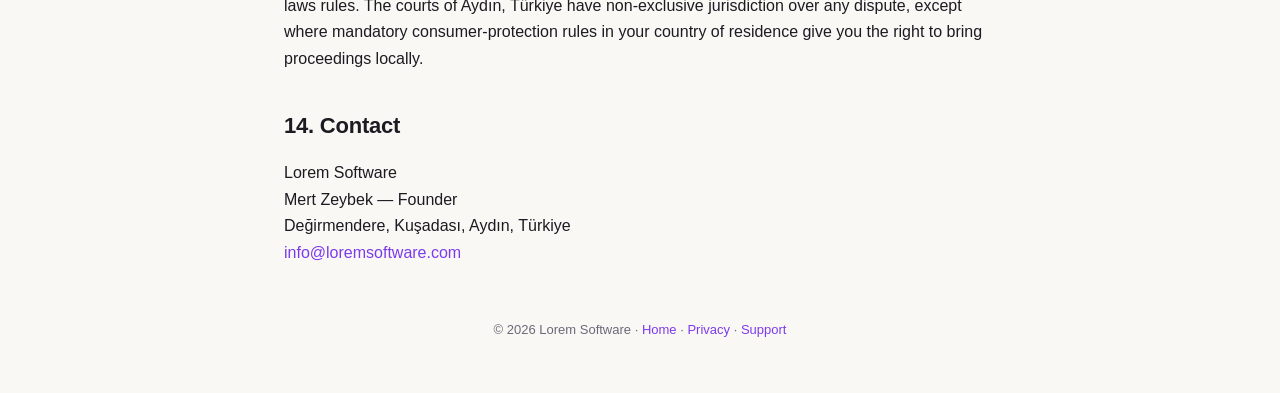
<file: terms.html>
<!DOCTYPE html>
<html lang="en">
<head>
  <meta charset="UTF-8" />
  <meta name="viewport" content="width=device-width, initial-scale=1.0" />
  <title>Terms of Service — Voxxo</title>
  <meta name="description" content="The terms that govern your use of Voxxo." />
  <link rel="stylesheet" href="style.css" />
</head>
<body>
  <div class="page-header">
    <div class="container">
      <p class="crumbs"><a href="index.html">Voxxo</a> · Terms of Service</p>
      <h1>Terms of Service</h1>
      <p class="updated">Effective date: 13 May 2026 · Last updated: 22 May 2026</p>
    </div>
  </div>

  <main class="container">
    <p>
      These Terms of Service (the "Terms") form a binding agreement between you and <strong>Lorem Software</strong>
      ("Lorem Software", "we", "us"), the developer of the <strong>Voxxo</strong> mobile application ("Voxxo", the "App").
      By downloading, installing, or using Voxxo, you agree to these Terms. If you do not agree, do not use the App.
    </p>

    <div class="callout">
      Voxxo is distributed through the Apple App Store. Apple's
      <a href="https://www.apple.com/legal/internet-services/itunes/dev/stdeula/">Standard EULA</a> applies in
      addition to these Terms. Where the two conflict, Apple's EULA controls for matters relating to App Store
      distribution.
    </div>

    <h2>1. Eligibility</h2>
    <p>You must be at least 13 years old (or 16 in the EU) to use Voxxo. By using the App you confirm that you meet that age and have the legal capacity to accept these Terms.</p>

    <h2>2. Your account</h2>
    <p>You can use Voxxo without an account for local-only notes. If you create an account (email/password or Sign in with Apple), you are responsible for keeping your credentials safe and for all activity under your account. Tell us immediately at <a href="mailto:info@loremsoftware.com">info@loremsoftware.com</a> if you suspect unauthorized access.</p>

    <h2>3. Voxxo Pro subscription</h2>
    <ul>
      <li>Voxxo offers an optional auto-renewing subscription called <strong>Voxxo Pro</strong> with weekly and yearly plans.</li>
      <li>Pricing is shown on the in-app paywall in your local currency. The yearly plan may include a free trial period as displayed there.</li>
      <li>Payment is charged to your Apple ID at confirmation of purchase. The subscription renews automatically at the same price unless you cancel at least 24 hours before the end of the current period.</li>
      <li>Manage or cancel your subscription in <em>Settings → Apple ID → Subscriptions</em> on your device. Uninstalling the App does not cancel the subscription.</li>
      <li>If a free trial is offered, any unused portion is forfeited when you purchase a subscription.</li>
      <li>Refunds are handled by Apple under its <a href="https://support.apple.com/HT204084">refund policy</a>.</li>
    </ul>

    <h2>4. License</h2>
    <p>We grant you a personal, non-transferable, non-exclusive, revocable license to install and use Voxxo on devices you own or control, solely for your personal or internal business use, subject to these Terms and Apple's EULA.</p>

    <h2>5. Acceptable use</h2>
    <p>You agree not to:</p>
    <ul>
      <li>Use Voxxo to record audio in violation of applicable wiretapping, eavesdropping, or privacy laws — for example, recording another person without the consent required in your jurisdiction.</li>
      <li>Upload, transcribe, summarize, or generate content that is illegal, infringing, defamatory, harassing, hateful, sexually explicit involving minors, or otherwise objectionable.</li>
      <li>Reverse-engineer, decompile, or attempt to derive source code from the App, except to the extent permitted by law.</li>
      <li>Use the App to build a competing product or to scrape our backend.</li>
      <li>Bypass usage limits, rate limits, or entitlement checks.</li>
    </ul>
    <p>We may suspend or terminate your account if you breach these rules.</p>

    <h2>6. Your content</h2>
    <p>You retain all rights to the recordings, transcripts, and notes you create with Voxxo. You grant us a limited license to store, process, and transmit that content solely as needed to provide the App's features (e.g. transcription, AI summaries, sync). We do not use your content to train AI models.</p>

    <h2>7. AI-generated content</h2>
    <p>Voxxo uses third-party AI providers — <strong>Deepgram</strong> and <strong>AssemblyAI</strong> for speech-to-text transcription, and <strong>Anthropic</strong> (Claude) for summaries, titles, tags, action items, edits, and translations — to process the content you create. Before any data is sent to these services, Voxxo asks for your explicit consent inside the App, as described in our <a href="privacy.html">Privacy Policy</a>. AI output can be inaccurate, incomplete, or biased. You are responsible for reviewing AI output before relying on it, especially for medical, legal, financial, or safety-critical decisions.</p>

    <h2>8. Third-party services</h2>
    <p>Voxxo integrates Apple, Supabase, RevenueCat, and the AI providers Deepgram, AssemblyAI, and Anthropic. Their terms and privacy practices apply to the parts of the service they handle. We are not responsible for outages, errors, or changes in those services.</p>

    <h2>9. Disclaimers</h2>
    <p>Voxxo is provided <strong>"as is" and "as available"</strong>, without warranties of any kind, express or implied, including warranties of merchantability, fitness for a particular purpose, accuracy, or non-infringement. We do not warrant that the App will be uninterrupted, error-free, or that AI output will be accurate.</p>

    <h2>10. Limitation of liability</h2>
    <p>To the maximum extent permitted by law, Lorem Software's total aggregate liability for any claim arising out of or related to the App will not exceed the greater of (a) the amount you paid us for Voxxo in the 12 months before the claim or (b) USD 50. We are not liable for indirect, incidental, special, consequential, or punitive damages, or for any lost profits, lost data, or loss of goodwill.</p>

    <h2>11. Termination</h2>
    <p>You can stop using Voxxo at any time and delete your account from <em>Settings → Delete Account</em>. We may suspend or terminate your access if you breach these Terms or if we discontinue the service. Sections that by their nature should survive (license restrictions, disclaimers, liability limits, governing law) survive termination.</p>

    <h2>12. Changes to the Terms</h2>
    <p>We may update these Terms from time to time. The "Last updated" date at the top will reflect the change. Material changes will be surfaced inside the App where appropriate. Continued use after the effective date means you accept the updated Terms.</p>

    <h2>13. Governing law</h2>
    <p>These Terms are governed by the laws of the Republic of Türkiye, without regard to its conflict-of-laws rules. The courts of Aydın, Türkiye have non-exclusive jurisdiction over any dispute, except where mandatory consumer-protection rules in your country of residence give you the right to bring proceedings locally.</p>

    <h2>14. Contact</h2>
    <p>
      Lorem Software<br/>
      Mert Zeybek — Founder<br/>
      Değirmendere, Kuşadası, Aydın, Türkiye<br/>
      <a href="mailto:info@loremsoftware.com">info@loremsoftware.com</a>
    </p>
  </main>

  <footer>
    <div class="container">
      <p>© <span id="year"></span> Lorem Software · <a href="index.html">Home</a> · <a href="privacy.html">Privacy</a> · <a href="support.html">Support</a></p>
    </div>
  </footer>
  <script>document.getElementById('year').textContent = new Date().getFullYear();</script>
</body>
</html>
</file>
<file: style.css>
:root {
  --bg: #faf8f5;
  --card: #ffffff;
  --text: #1c1b22;
  --muted: #6b6878;
  --primary: #7c3aed;
  --primary-soft: #ede9fe;
  --border: #ebe6e0;
  --accent: #f97316;
  --danger: #dc2626;
  --max: 760px;
}

* { box-sizing: border-box; }

html, body {
  margin: 0;
  padding: 0;
  background: var(--bg);
  color: var(--text);
  font-family: -apple-system, BlinkMacSystemFont, "Segoe UI", "Inter", Roboto, "Helvetica Neue", Arial, sans-serif;
  font-size: 16px;
  line-height: 1.65;
  -webkit-font-smoothing: antialiased;
}

.container {
  max-width: var(--max);
  margin: 0 auto;
  padding: 0 24px;
}

a {
  color: var(--primary);
  text-decoration: none;
  border-bottom: 1px solid transparent;
  transition: border-color .15s ease;
}
a:hover { border-bottom-color: var(--primary); }

.hero {
  padding: 72px 0 32px;
  background: linear-gradient(180deg, #f5f0ea 0%, var(--bg) 100%);
  border-bottom: 1px solid var(--border);
}
.brand {
  display: flex;
  align-items: center;
  gap: 12px;
  margin-bottom: 28px;
}
.brand-mark {
  width: 36px;
  height: 36px;
  border-radius: 10px;
  background: linear-gradient(135deg, #7c3aed 0%, #5b21b6 100%);
  box-shadow: 0 6px 16px rgba(124, 58, 237, 0.3);
}
.brand-name {
  font-weight: 800;
  font-size: 22px;
  letter-spacing: -0.02em;
}
.hero h1 {
  font-size: 40px;
  line-height: 1.1;
  font-weight: 800;
  letter-spacing: -0.025em;
  margin: 0 0 16px;
}
.hero .lede {
  font-size: 18px;
  color: var(--muted);
  margin: 0;
  max-width: 560px;
}

.page-header {
  padding: 56px 0 24px;
  border-bottom: 1px solid var(--border);
  background: var(--card);
}
.page-header .crumbs {
  font-size: 13px;
  color: var(--muted);
  margin-bottom: 12px;
}
.page-header h1 {
  font-size: 32px;
  font-weight: 800;
  margin: 0 0 6px;
  letter-spacing: -0.02em;
}
.page-header .updated {
  color: var(--muted);
  font-size: 14px;
  margin: 0;
}

main {
  padding: 32px 0 64px;
}

main h2 {
  font-size: 22px;
  font-weight: 700;
  margin: 36px 0 12px;
  letter-spacing: -0.01em;
}
main h3 {
  font-size: 17px;
  font-weight: 700;
  margin: 24px 0 8px;
}
main p, main li { color: var(--text); }
main ul { padding-left: 22px; }
main li { margin-bottom: 6px; }

.callout {
  background: var(--primary-soft);
  border-left: 3px solid var(--primary);
  border-radius: 8px;
  padding: 14px 18px;
  margin: 20px 0;
  color: #4c1d95;
  font-size: 15px;
}
.callout-warn {
  background: #fef2f2;
  border-left-color: var(--danger);
  color: #7f1d1d;
}

.links {
  margin-top: 16px;
}
.link-grid {
  list-style: none;
  padding: 0;
  margin: 16px 0;
  display: grid;
  grid-template-columns: 1fr 1fr;
  gap: 12px;
}
.link-grid a {
  display: block;
  padding: 16px 18px;
  border: 1px solid var(--border);
  border-radius: 12px;
  background: var(--card);
  font-weight: 600;
  border-bottom: 1px solid var(--border);
}
.link-grid a:hover {
  border-color: var(--primary);
}

.contact {
  margin-top: 16px;
  padding: 20px;
  background: var(--card);
  border-radius: 12px;
  border: 1px solid var(--border);
}

footer {
  padding: 24px 0 40px;
  color: var(--muted);
  font-size: 13px;
  text-align: center;
}

table {
  width: 100%;
  border-collapse: collapse;
  margin: 16px 0;
  font-size: 15px;
}
table th, table td {
  border: 1px solid var(--border);
  padding: 10px 12px;
  text-align: left;
  vertical-align: top;
}
table th {
  background: #f3eee8;
  font-weight: 700;
}

@media (max-width: 540px) {
  .hero { padding: 56px 0 24px; }
  .hero h1 { font-size: 32px; }
  .page-header h1 { font-size: 26px; }
  .link-grid { grid-template-columns: 1fr; }
}
</file>
